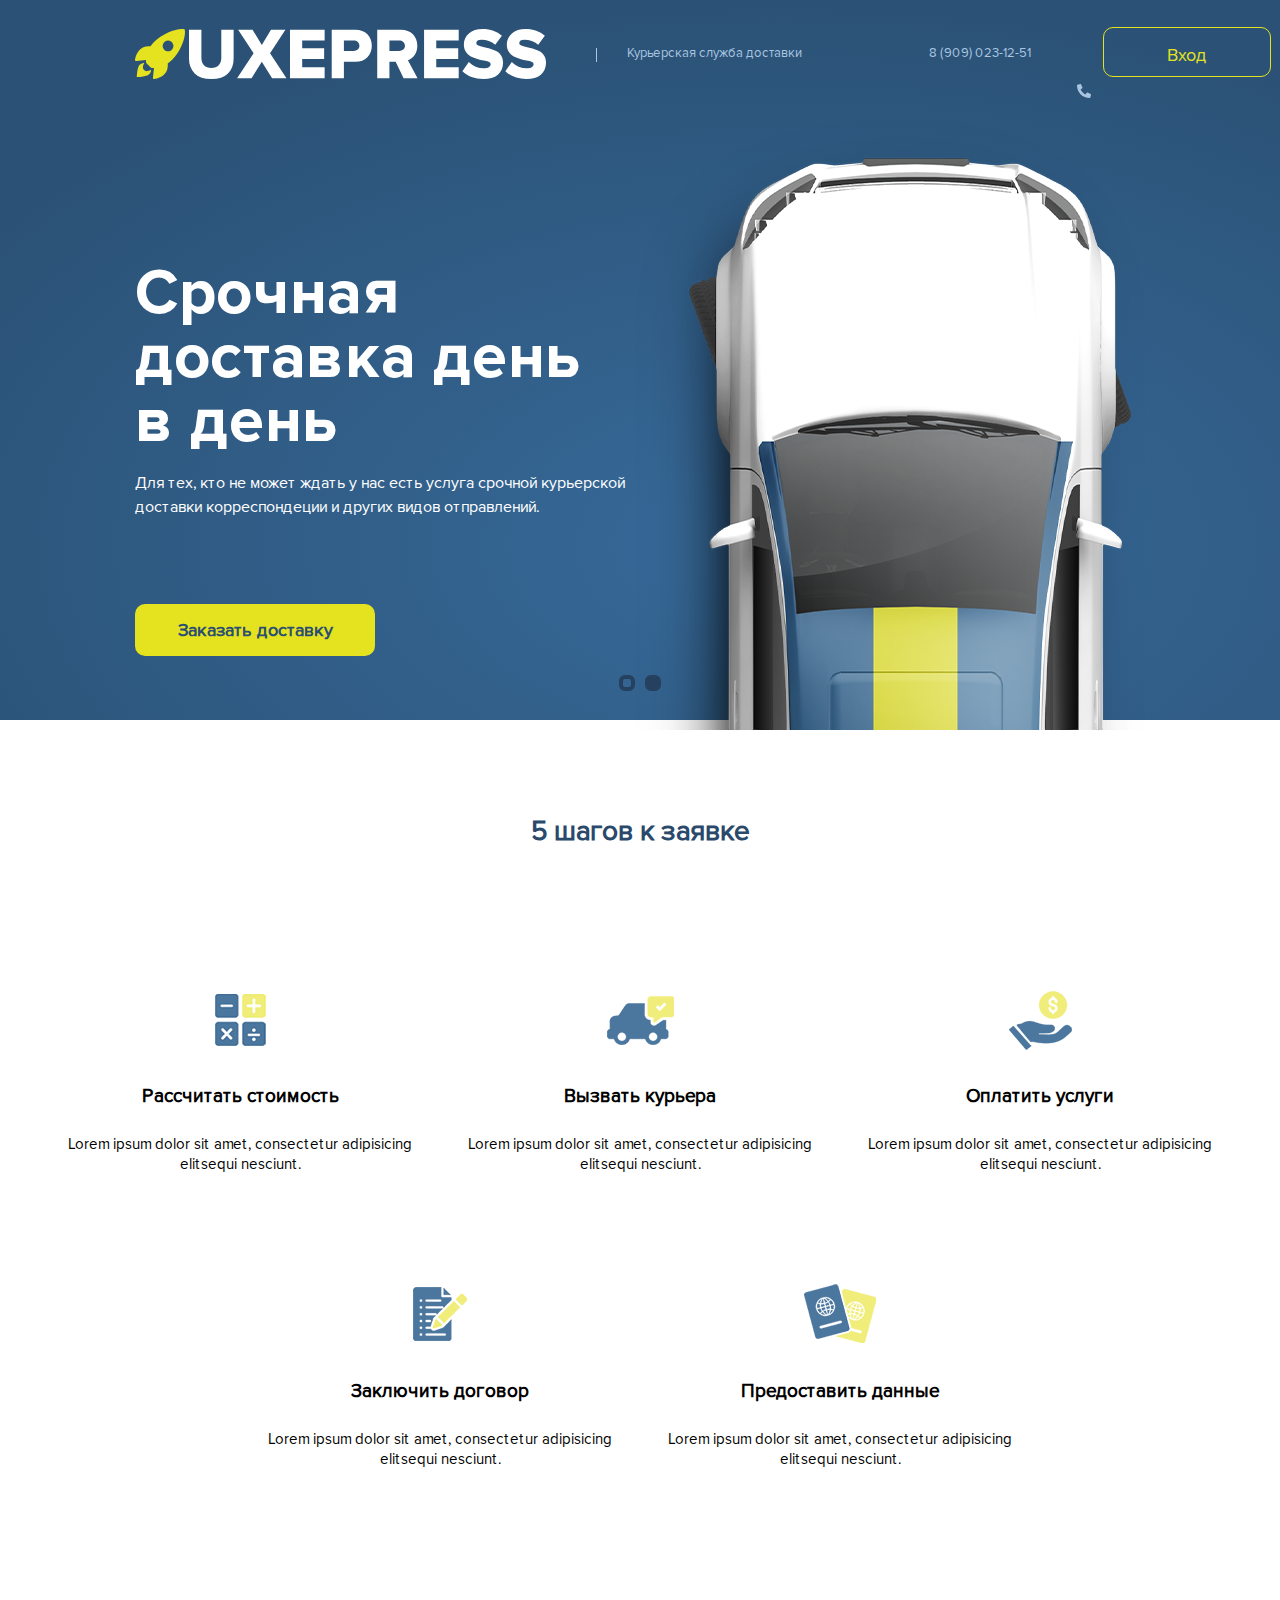
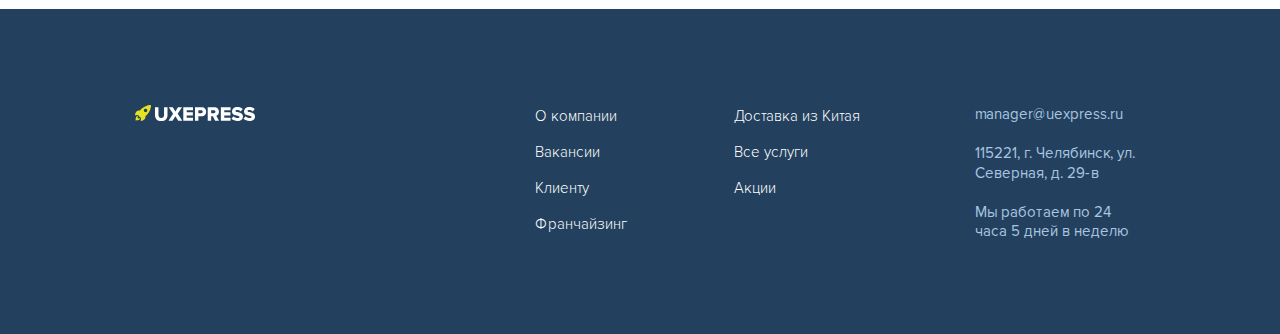
<file: index.html>
<!DOCTYPE html>
<html lang="en">
<head>
    <meta charset="UTF-8">
    <meta name="viewport" content="width=device-width, initial-scale=1.0">
    <meta http-equiv="X-UA-Compatible" content="ie=edge">
    <link rel="stylesheet" href="styles/landing.css">
    <link rel="stylesheet" href="styles/login.css">
    <link rel="stylesheet" href="styles/header.css">
    <link rel="stylesheet" href="styles/slider.css">
    <link rel="stylesheet" href="styles/footer.css">
    <title>Delivery</title>
    <script src="https://ajax.googleapis.com/ajax/libs/jquery/3.4.1/jquery.min.js"></script>
</head>
<body>
    <div id="landing-page">
        <div id="top__block">
                <header>
                    <div class= "header__container">
                        <div id="header__content">
                            <div id="header__right-block">
                                <div class="logo__block">
                                    <img class="rocket" src="images/rocket.svg" alt="rocket">
                                    <img class = "logo" src="images/logo.svg" alt="logo">
                                </div>
                                <div id="logo__description">
                                    <div class="line-in-header">
                                        <img src="images/Line.png" > 
                                    </div>
                                    <div id="descr__text">
                                        <p >Курьерская служба доставки</p>
                                    </div>                                    
                                </div>
                            </div>                         
                            <div id="header__left-block">
                                <div id="phone__block">
                                    <p class="number">8 (909) 023-12-51</p>        
                                    <img class="phone" src="images/phone.svg" alt="phone">
                                </div>
                                <div class="form__login" >
                                    <button class="login-btn">Вход</button>
                                </div>
                            </div>
                        </div>
                </header>                             
                <div id="slider">
                    <div id="viewport">
                        <ul id="slidewrapper">
                            <li class="slide">
                                <div id = "slide-1">
                                    <div class= "slide-1__img">
                                        <img  src="images/s1.png" alt="car">
                                    </div>
                                    <div class="slide-1__name" id= "head-in-slider">
                                        <p>Срочная доставка день в день</p>
                                    </div>
                                    <div class= "slide-1__descr" id = 'text'>
                                        <p>Для тех, кто не может ждать у нас есть услуга срочной курьерской доставки корреспондеции и других видов отправлений.</p>
                                    </div>
                                    <div class="slide__button-block">
                                        <button class='slide__button'>Заказать доставку</button>
                                    </div>
                                </div>
                            </li>
                            <li class="slide">
                                <div id = "slide-2">
                                    <div class = "slide-2__img" id= "file_in_slider" >
                                        <img src="images/s2.png" alt="document">
                                    </div>
                                    <div class= "slide-2__name" id= "head-in-slider">
                                        <p>Подписание договора за 1 час</p>                                
                                    </div>
                                    <div class="slide-2__descr" id = 'text'>
                                        <p>В течение часа наш курьер заберет вашу посылку и подпишет с Вами договор о предоставлении услуг.</p>
                                    </div>
                                    <div class="slide__button-block">
                                        <button class='slide__button'>Заказать доставку</button>
                                    </div>
                                </div>
                            </li>
                            <li class="slide">
                                <div id = "slide-1">
                                    <div class= "slide-1__img">
                                        <img  src="images/s1.png" alt="car">
                                    </div>
                                    <div class="slide-1__name" id= "head-in-slider">
                                        <p>Срочная доставка день в день</p>
                                    </div>
                                    <div class= "slide-1__descr" id = 'text'>
                                        <p>Для тех, кто не может ждать у нас есть услуга срочной курьерской доставки корреспондеции и других видов отправлений.</p>
                                    </div>
                                    <div class="slide__button-block">
                                        <button class='slide__button'>Заказать доставку</button>
                                    </div>
                                </div>
                            </li>
                        </ul>
                    </div>
                    <ul id="nav-buttons">
                        <li id="first" class="slide-nav-btn"></li>
                        <li id="second" class="slide-nav-btn"></li>
                    </ul>
                
                </div>
        </div>
    
        <div class = content >
            <div class= "body_title_block" >
                <h1 class="body_title" >5 шагов к заявке</h1>
            </div>
            
            <div class="body_block1">
                <div class="body_block_1_1 content__mini-block"  >
                    <img class="cost_img content__img" src="images/step1.png" alt="cost">
                    <p class="h_post"> Рассчитать стоимость</p>
                    <p class="post"> Lorem ipsum dolor sit amet, consectetur adipisicing elitsequi nesciunt.</p>
                </div>
            
                <div class="body_block_1_2 content__mini-block">
                    <img class="deliv_img content__img" src="images/step2.png" alt="delivery">
                    <p class="h_post">Вызвать курьера</p>
                    <p class="post">Lorem ipsum dolor sit amet, consectetur adipisicing elitsequi nesciunt.</p>
                </div>
                
                <div class="body_block_1_3 content__mini-block">
                    <img class="pay_img content__img" src="images/step3.png" alt="Pay">
                    <p class="h_post">Оплатить услуги</p>
                    <p class="post">Lorem ipsum dolor sit amet, consectetur adipisicing elitsequi nesciunt.</p>
                </div>
                <div class="body_block_2_1 content__mini-block">
                    <img class="contract_img content__img" src="images/step4.png" alt="Contract">
                    <p class="h_post">Заключить договор</p>
                    <p class="post">Lorem ipsum dolor sit amet, consectetur adipisicing elitsequi nesciunt.</p>
                </div>
    
                <div class="body_block_2_2 content__mini-block">
                    <img class="data_img content__img" src="images/step5.png" alt="Data">
                    <p class="h_post">Предоставить данные</p>
                    <p class="post">Lorem ipsum dolor sit amet, consectetur adipisicing elitsequi nesciunt.</p>
                </div>
            </div>          
            <div class="body_block2">            
            </div>
        </div>
    
        <footer>
            <div id="footer__container">
                <div id="footer__content">       
                    <div id="footer__info-block">
                        <div id="foooter__logo-block">
                            <img id="footer_rocket" src="images/rocket.svg" alt="rocket">
                            <img id="footer_logo" src="images/logo.svg" alt="logo">
                        </div>
                        <div class="footer__info-columns">
                            <div class= "info-column-1">
                                <a class="ft_link" href="">О компании</a> <br>
                                <a class="ft_link" href="">Вакансии</a><br>
                                <a class="ft_link" href="">Клиенту</a><br>
                                <a class="ft_link" href="">Франчайзинг</a>
                            </div>
                            <div class= "info-column-2">
                                    <a class="ft_link" href="">Доставка из Китая </a><br>
                                    <a class="ft_link" href="">Все услуги</a><br>
                                    <a class="ft_link" href="">Акции</a>    
                            </div>
                        </div>
                    </div>                
                    <div class="footer__contacts">
                        <p>manager@uexpress.ru</p>  <br>
                        <p>115221, г. Челябинск, ул. Северная, д. 29-в </p> <br>
                        <p>Мы работаем по 24 часа 5 дней в неделю</p> 
                    </div>
                </div>           
            </div>        
        </footer>
        <div class="modal__window">
            <div class="modal__window_wrap">
                <button class="close-btn"></button>
                <form action="" class="modal__window_form">
                    <h2 class="modal__window-title">Авторизация</h2>
                    <p class="modal__window-subtitle">Введите логин и пароль, чтобы войти в личный кабинет</p>
                    <div class="modal__window_form-input">
                        <input type="email" class="modal_window-input" placeholder="Логин">
                        <input type="password" class="modal_window-input" placeholder="Пароль">
                        <button type="submit" class="modal-btn">Войти</button>
                    </div>
                </form>
            </div>
        </div>
    </div>
        <script src="scripts/slider.js"></script>
        <script src="scripts/modalWindow.js"></script>
</body>
</html>
</file>
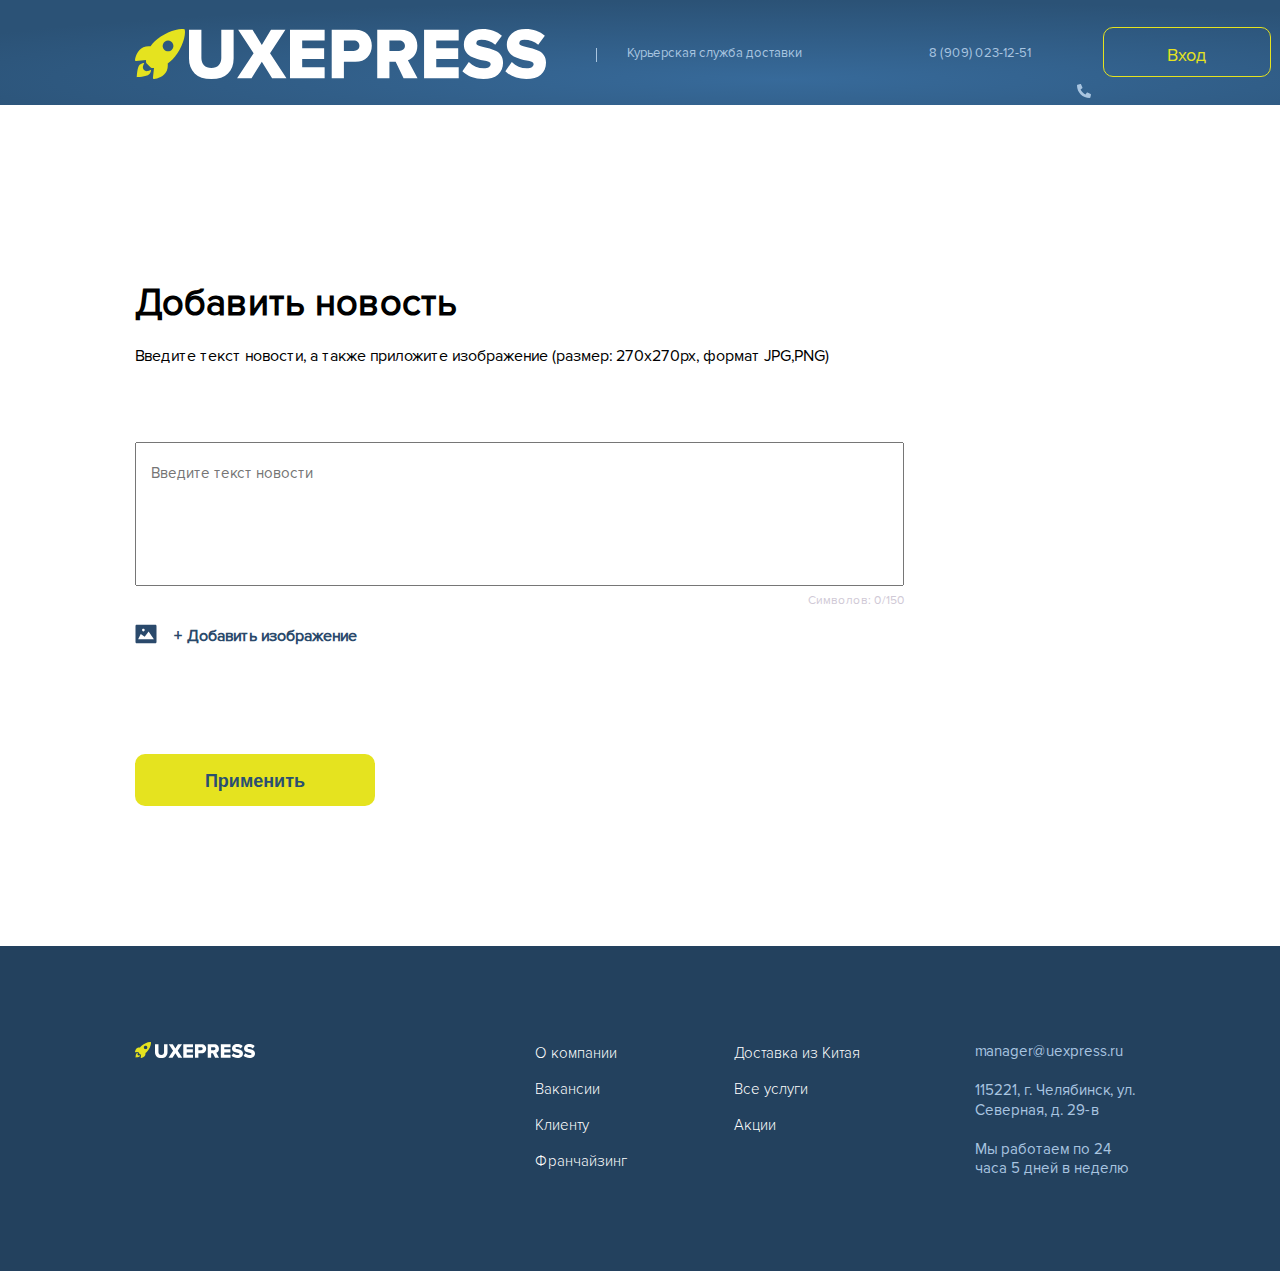
<file: admin_panel.html>
<!DOCTYPE html>
<html lang="en">
<head>
    <meta charset="UTF-8">
    <meta name="viewport" content="width=device-width, initial-scale=1.0">
    <meta http-equiv="X-UA-Compatible" content="ie=edge">
    <link rel="stylesheet" href="styles/login.css">
    <link rel="stylesheet" href="styles/header.css">
    <link rel="stylesheet" href="styles/add_news.css">
    <link rel="stylesheet" href="styles/footer.css">
    <title>Admin Panel</title>
    <script src="https://ajax.googleapis.com/ajax/libs/jquery/3.4.1/jquery.min.js"></script>   
</head>
<body>
<div class = "top__block">
    <header>
        <div class= "header__container">
            <div id="header__content">
                <div id="header__right-block">
                    <div class="logo__block">
                        <img class="rocket" src="images/rocket.svg" alt="rocket">
                        <img class = "logo" src="images/logo.svg" alt="logo">
                    </div>
                    <div id="logo__description">
                        <div class="line-in-header">
                            <img src="images/Line.png" > 
                        </div>
                        <div id="descr__text">
                            <p >Курьерская служба доставки</p>
                        </div>                                    
                    </div>
                </div>       
                <div id="header__left-block">
                    <div id="phone__block">
                        <p class="number">8 (909) 023-12-51</p>        
                        <img class="phone" src="images/phone.svg" alt="phone">
                    </div>
                    <div class="form__login" >
                        <button class="login-btn">Вход</button>                            
                    </div>
                </div>
            </div>
    </header>
</div>
    </div>
        <div class="admin__content">
            <div class= "admin__content__text">
                <div id="admin__content__name">Добавить новость</div>
                <div class="admin__content__description">
                    Введите текст новости, а также приложите изображение (размер: 270х270px, формат JPG,PNG)
                </div>
            </div>
            <div class = "input-container">
                <div class="input-container__text">
                    <textarea id="news-text" class="input-container__news-text" placeholder="Введите текст новости" 
                        maxlength="150" ></textarea>
                    <div class="input-container__symbols-counter">
                        <div  class="input-container__curr-char">
                            <span>Символов: <span  id = "currChar">0</span>/150</span>
                        </div>
                    </div>
                </div>
                <form action="#">
                    <div class="input-container__container">
                        <div class="input-container__preview">
                                <div class="input-container__visible-part">
                                    <div class="input-container__add-img">
                                        <img class="input-container__img" src="images/Shape.svg" alt="shape">
                                        <label class="input-container__label">
                                            <span id ="input-container__input-title" class="input-container__input-title">
                                                + Добавить изображение</span>
                                            <input id = 'input-container' class="input-container__input-image"  type="file" required>
                                        </label>
                                    </div>
                                    <div class = 'flex-mobile input-container__adding-block'>
                                        <span id = "img-wrap" class="input-container__img-wrap">                          
                                        </span>
                                        <p id = "file-name" class="input-container__file-name"> text</p>
                                        <a href="" onclick="return false;">
                                            <img id="revoke-btn" src="images/exit.PNG" alt="" class="input-container__revoke">
                                        </a>
                                    </div>
                                </div>                          
                        </div>
                        <div class="submit-button">
                            <button class="submit-button__btn" id = "submit-button" type="submit">
                                <p class="submit-button__text ">Применить</p>
                            </button>                                
                        </div>
                    </div>
                </form>
            </div>
        </div>

        <footer >
            <div id="footer__container">
                <div id="footer__content">
               
                    <div id="footer__info-block">
                        <div id="foooter__logo-block">
                            <img id="footer_rocket" src="images/rocket.svg" alt="rocket">
                            <img id="footer_logo" src="images/logo.svg" alt="logo">
                        </div>
                        <div class="footer__info-columns">
                            <div class= "info-column-1">
                                <a class="ft_link" href="">О компании</a> <br>
                                <a class="ft_link" href="">Вакансии</a><br>
                                <a class="ft_link" href="">Клиенту</a><br>
                                <a class="ft_link" href="">Франчайзинг</a>
                            </div>
                            <div class= "info-column-2">
                                <a class="ft_link" href="">Доставка из Китая </a><br>
                                <a class="ft_link" href="">Все услуги</a><br>
                                <a class="ft_link" href="">Акции</a>    
                            </div>
                        </div>
                    </div>
                    
                    <div class="footer__contacts">
                        <p>manager@uexpress.ru</p>  <br>
                        <p>115221, г. Челябинск, ул. Северная, д. 29-в </p> <br>
                        <p>Мы работаем по 24 часа 5 дней в неделю</p> 
                    </div>
                </div>             
            </div>       
        </footer>
            <div class="modal__window">
                <div class="modal__window_wrap">
                    <button class="close-btn"></button>
                    <form action="" class="modal__window_form">
                        <h2 class="modal__window-title">Авторизация</h2>
                        <p class="modal__window-subtitle">Введите логин и пароль, чтобы войти в личный кабинет</p>
                        <div class="modal__window_form-input">
                            <input type="email" class="modal_window-input" placeholder="Логин">
                            <input type="password" class="modal_window-input" placeholder="Пароль">
                            <button type="submit" class="modal-btn">Войти</button>
                        </div>
                    </form>
                </div>
            </div>
        </div>   
    <script src="scripts/slider.js"></script>
    <script src="scripts/modalWindow.js"></script>
    <script src="scripts/validateform.js"></script>
</body>
</html>
</file>
<file: styles/landing.css>
@import url('../fonts/stylesheet.css');

body{
    font-family: 'proxima-nova-regular';
    margin: 0%;
    padding: 0%;  
    min-width: 1170px;  
    margin-left: auto;
    margin-right: auto;

}
button{
    border-color: rgba(0,0,0,0);
}

#top__block{
    height: 720px;
    background: radial-gradient(75.49% 75.49% at 61.01% 75.77%, #376A9A 0%, #2B5276 100%);
}

.content{ 
    display: inline-block;
    margin: 0%;
    font-family: "proxima-nova-regular";
    display: flex;
    flex-direction: column;
    
}
.body_title_block{
    align-self: center;
    padding-bottom: 68px;
    padding-top: 94px;
    text-align: center;
}
.body_title{
    display: inline;
    font-size: 28px;
    margin: 0%;
    text-align: center;
    color: #2A496B;  
}

.body_block1{
    flex-flow: wrap;
    align-self: center;
    width: 1200px;
    display: flex;    
    text-align: center;
    justify-content: center;
}

.body_block_1_1{
    display: inline-block;
}
.cost_img{
    position: relative;
    padding: 78px 159px 36px 159px;
}
.content__mini-block{
    width: 370px;
    margin-bottom: 35px;
}

.body_block_1_2{
    display: inline-block;
    padding: 0;
    margin-left: 30px;
    margin-right: 30px;
}
.deliv_img{
    position: relative;
    padding: 80px 151px 37px 151px;
}

.body_block_1_3{
    display: inline-block;
}
.pay_img{
    position: relative;
    padding: 75px 153px 32px 153px;
}

.body_block2{
    display: inline-block;
    width: 100%;
    text-align: center;
    padding-top: 100px;
    padding-bottom: 5px;
}

.body_block_2_1{
    display: inline-block;
    padding-right: 30px;
}
.contract_img{
    position: relative;
    padding: 78px 158px 36px 158px;
}

.body_block_2_2{
    display: inline-block;
}
.data_img{
    position: relative;
    padding: 75px 149px 34px 149px;
}

.h_post {
    font-size: 19px;
    font-weight: 600;
    color: #000000;
    text-align: center;
    line-height: 19px;
    width: 370px;
    margin: 0px;

}
.post{
    font-size: 15px;
    color: #000000;
    text-align: center;
    line-height: 20px;
    width: 370px;
    padding-top: 28px;
}

@media (max-width: 768px){

#landing-page{
    width: 768px;
    
}
body{
    width: 768px;
    min-width: 400px;
}
.content{
    width: 768px;
}
.body_block1{
    width: 768px;

}
.content__mini-block{
    width: 370px;
    margin: 0px;
}
.body_block_2_1{
    padding-right: 0px;
}
.content__img{
padding: 0px;
padding-top: 80px;
padding-bottom: 35px;
}
.post{
    margin-bottom: 34px;
}
.h_post{
    letter-spacing: 0.6px;
}
.pay_img{
    padding-bottom: 30px;
}
.data_img{
    padding-top: 50px;
}
.body_block2{
    padding-top: 5px;
    padding-bottom: 55px;
}
}

@media (max-width: 425px){
    #landing-page{
        width: 100%;        
    }
    .content{
        width: 100%;
    }
    .body_title_block{
        margin-bottom: 50px;
    }
    .body_block1{
        width: 100%;
    }
    .body_block2{
        margin-bottom: 5px;
    }
    .post{
        width: 370px;
        margin-bottom: 35px;
    }
    body{
        width: 100%;
        min-width: 320px;
        padding: 0%;
        margin: 0%;
    }
    #top__block{
        width: 100%;
    }
    .content__img{
        padding-left: 0px;
        padding-right: 0px;
        padding-top: 30px;
    }
    .content__mini-block{
        width: 96%;

    }
    .h_post{
        width: 96%;
    } 
}
</file>
<file: styles/login.css>
@import url('../fonts/stylesheet.css');

.modal__window{
    position: fixed;
    display: none;
    top: 0;
    left: 0;
    width: 100%;
    height: 100%;
    background-color: rgba(0, 0, 0, 0.8);
    z-index: 2;
}

.modal__window--active{
    display: flex;
    justify-content: center;
    align-items: center;
}

.modal__window_wrap{
    padding: 66px 68px 62px 69px;
    width: 430px;
    height: 350px;
    position: relative;
    background-color: #ffffff;
    border-radius: 6px;
    color: #000000;
}

.close-btn{
    width: 25.5px;
    height: 25.5px;
    position: absolute;
    top: 30px;
    right: 30px;
    background: center/ contain no-repeat url(../images/exit.PNG);
    border: none;
    outline: none;
    cursor: pointer;
}

.modal__window-title{
    margin: 0;
    font-family: 'proxima-nova-bold';
    font-size: 38px;
    line-height: 46px;
    margin-bottom: 18px;
}

.modal__window-subtitle{
    margin: 0;
    font-family: 'proxima-nova-regular';
    font-size: 16px;
    line-height: 24px;
    margin-bottom: 48px;
}

.modal_window-input{
    display: block;
    margin-bottom: 8px;
    padding: 14px 16px;
    width: 92%;
    height: 20px;
    background: transparent;
    border: 1px solid #23415E;
    border-radius: 6px;
    font-family: 'proxima-nova-regular';
    font-size: 15px;
    line-height: 20px;
    color: #000000;
    outline: none;
}

.modal-btn{
    margin: 0;
    margin-top: 40px;
    width: 100%;
    height: 52px;
    background-color: #E5E31F;
    border: none;
    border-radius: 10px;
    color: #2A4F71;
    font-family: 'proxima-nova-semibold';
    font-size: 18px;
    line-height: 22px;
    outline: none;
    cursor: pointer;
}

@media(max-width: 376px){
    .modal__window_wrap{
        padding: 50% 15px;
        width: 100%;
        height: 100%;
    }
    .close-btn{
        top: 40px;
        right: 21px;
    }
    .modal__window-subtitle{
        margin-bottom: 24px;
        width: 345px;
    }
}
</file>
<file: styles/header.css>
@import url('../fonts/stylesheet.css');

header{ 
    float: left;
    width: 100%;
    height: 106px;
} 

#header__content{
    padding-top: 27px;
    font-family: 'proxima-nova-regular';
    padding-left: 135px;
    padding-right: 135px;
    display: flex;
    justify-content: space-between;
}
#header__right-block{  
    display: flex;
}

.logo__block{
    display: flex;
    padding-top: 2px;
    height: 50px;
}
.rocket{
    float: left;
    padding-right: 4px;
}

.logo{
    float: left;
}

#logo__description{
    display: flex;
    padding-left: 50px;
    padding-top: 16px;
}
.line-in-header{
    display: inline-block;
    padding-top: 4px;
}

#descr__text{
    display: inline;
    padding-left: 30px;
    width: 300px;
    height: 21px;
    line-height: 21px;
    font-size: 13px;
    color: #A9C5E0;
}

#header__left-block{
    display: flex;
    float: right;
}
#phone__block{
    padding-top: 1px;
}
.number{
    float: right;
    font-size: 13px;
    line-height: 24px;
    align-items: center;
    padding-top: 13px;
    padding-right: 28px;
    width: 146px;
    color: #A9C5E0;
}

.phone{
    float: right ;
    padding-top: 19px ;
    padding-right: 12px;
}
.form__login{
    width: 170px;
    height: 52px;
    box-sizing: border-box;
    float: right;
}
.login-btn{
	border: 1px solid;
	border-color: #E5E31F;
    color: #E5E31F;
    font-family: 'proxima-nova-regular';
    background-color:inherit;
	border-radius: 10px;
	font-size: 18px;
	width: 168px;
	height: 50px;
	text-decoration: none;
	display: inline-block;
	font-size: 18px;
	text-align: center;
    line-height: 52px;
    outline: none;
    cursor: pointer;
}

@media(max-width: 768px){

    #header__content{
        width: 90%;
        padding-left: 15px;
        padding-right: 10px;
        margin-right: 0px;
    }
    #header__left-block{
        flex-direction: column-reverse;
        padding-left: 68px;
    }
    #phone__block{
        padding-top: 17.5px;
        padding-left: 0px;
    }
    .number{
        padding-right: 0px;
        margin-right: -46.5px;
    }
    .phone{
        padding-right: 6px;
    }
}
@media(max-width: 425px){

    #logo__description{
        display: none;
    }
    #header__left-block{
        padding-right: 15px;
        padding-left: 0px;
    }
    #phone__block{
        display: none;
    }
    #header__content{
        width:96%;
    }
}
</file>
<file: styles/slider.css>
@import url('../fonts/stylesheet.css');

#slider{
    font-family: 'proxima-nova-regular';
}
#viewport {
    height: 600px;
    display: table;
    position: relative;
    overflow: hidden;
    user-select: none;
}

#slidewrapper {
    position: relative;
    width: calc(100% * 3);
    float: left;
    margin: 0%;
    padding: 0;

}

#slidewrapper ul, #slidewrapper li {
    margin: 0;
    padding: 0;
}

#slidewrapper li {
    float: left;
    width: calc(100%/3);
    list-style: none;
    display: inline;
}

.slide {   
    width: 100%;
}

.slide-1__img {
    float: right;
    display: inline-block;
    height: 602px;
}

p {
    margin: 0%;
}
#slide-1{
    display: block;
    padding-left: 135px;
    padding-right: 135px;
    padding-top: 12px;
}
.slide-1__name{
    font-family: "proxima-nova-bold";
    margin: 0%;
    font-size: 64px;
    color: #FFFFFF;
    line-height: 64px;
    width: 660px;
    font-weight: 700;
    padding-top: 143px;
    letter-spacing: 0.7px;
}
.slide-1__descr{
    font-size: 16px;
    width: 560px;
    line-height: 24px;
    color: #FFFFFF;
    margin: 0;
    padding-top: 18px;

}
.slide__button-block{ 
    padding-top: 85px;
}
.slide__button{
    font-family: "proxima-nova-regular";
    width: 240px;
    height: 52px;
    border-color: transparent;
    border-radius: 10px;
    background: #E5E31F;
    color: #2A4F71;
    float: left;
    font-size: 18px;
    font-weight: 700;
    line-height: 22px;
}

#slide-2{
    display: block;
    padding-left: 135px;
    padding-top: 49px;

} 
.slide-2__img{
    float: right;
    display: inline-block;
    padding-right: 50px;
}
.slide-2__name{
    font-family: "proxima-nova-bold";
    font-size: 64px;
    width: 660px;
    line-height: 64px;
    font-weight: 700;
    color: #FFFFFF;
    padding-top: 110px;
}
.slide-2__descr{
    width: 580px;
    font-size: 16px;
    line-height: 24px;
    color: #FFFFFF;
    height: 48px;
    padding-top: 18px;
}

#nav-buttons {
    position: absolute;
    width: 100%;
    top: 672px;
    padding: 0;
    margin: 0;
    text-align: center;
}

.slide-nav-btn {
    position: relative;
    display: inline-block;
    list-style: none;
    width: 8px;
    height: 8px;
    background-color: #264160;
    border: 4px solid #264160;
    border-radius: 6px;
    margin: 3px;
}

.slide-nav-btn:hover {
    cursor: pointer;
    background-color: #346491;
}

@media (max-width: 768px){

#slide-1{
    padding-left: 15px;
    width: 738px;
}
.slide{
    width: 100%;
}
#slide-2{
    padding-left: 16px;
    padding-top: 47px;
    width: 738px;
}
.slide-2__name{
    width: 580px;
    letter-spacing: 1.6px;
}

.slide-2__descr{
    width: 470px;
}
.slide-1__img{
    display: none;
}
.slide-2__img{
    display: none;
}
.slide{
    min-width: 600px;
    width: 100%;
    max-width: 768px;
    align-self: center;
}
.slide__button{
    display: none;
}
}

@media (max-width: 425px){

    .slide-1__name{
        padding-top: 110px;
        letter-spacing: 0.5px;
    }

    .slide-2__name{
        padding-top: 74px;
        letter-spacing: 0.9px;
    }

    .slide-1__descr{
        padding-top: 36px;
        max-width: 353px;
    }

    .slide-2__descr{
        padding-top: 36px;
        margin-bottom: 24px;
    }

    #slide-2{
        padding-left: 15px;
    }
    
    #slide-1{
        padding-left: 15px;
        width: 100%;
    }
    #text{
        width: 100%;
    }
    #head-in-slider{
        width: 100vw;
        font-size: 38px;
        line-height: 46px;
    }

    .slide__button-block{
        padding-top: 64px;
    }
    .slide__button{
        display: block;
        width: 350px;
    }
    .slide-1__img{
        display: none;
    }
    .slide{
        min-width: 320px;
        width: 100%;
        max-width: 375px;
        align-self: center;
    }
    #slide-2{
        width: 95%;
    }
    #slide-1{
        width: 95%;
    }
}
</file>
<file: styles/footer.css>
@import url('../fonts/stylesheet.css');


#footer__content{
    display: flex;
    justify-content: space-between;
    padding-top: 89px;
    padding-left: 135px;
    padding-right: 135px;
    padding-bottom: 87px;
}
#footer__container{
    background-color:  #23415E;
}
#foooter__logo-block{
    display: block;
    padding-top: 7px;
    padding-bottom: 121px;
    float: left;
}
#footer__info-block{
    width: 800px;
    display: flex;
    justify-content: space-between;
}

.footer__info-columns{
    width: 400px;
}
.ft_link{
    text-decoration: none;
    font-family: 'proxima-nova-light';
    font-weight: 300;
    font-size: 15px;
    line-height: 36px;
    color: #ffffff;
}

.info-column-1{
    display: inline-block;
    width: 170px;
    height: 144px;

}
.info-column-2{
    vertical-align: top ;
    display: inline-block;
    width: 170px;
    height: 108px;
    padding-left: 25px;
}
.footer__contacts{
    display: inline-block;
    float: right;
    width: 170px;
    height: 120px;  
    padding-top: 7px;
    font-size: 15px;
    line-height: 19.5px;
    color: #A9C5E0;
}
footer p{
    margin: 0%;
}

@media(max-width: 768px){
    #footer__content{
        padding-right: 0px;
        padding-left: 0px;
        padding-bottom: 96px;
        width: 100%;
        flex-direction: column;
    }
    .footer__contacts{
        padding-top: 91px;
        align-self: center;
        padding-right: 65px;
    }
    #footer__info-block{
        width: 650px;
        justify-content: none;
        padding-left: 14px;
        /* padding-right: 240px; */
    }
}
@media(max-width: 425px){

    #footer__info-block{
        flex-direction: column;
        width: 100%;
    }
    #foooter__logo-block{
        padding-bottom: 60px;
        padding-right: 0px;
    }
    .footer__contacts{
        padding-top: 64px;
        align-self: flex-start;
        padding-left: 15px;
    }
    #footer__content{
        width: 96%;
        padding-left:0;
        padding-bottom: 96px;
        padding-right: 0px;
        flex-direction: column;
    }
    .footer__info-columns{
        width: 96%;
    }
    .info-column-2{
        width: 150px;
        padding-left: 20px;
    }
    .info-column-1{
        width: 120px;
    }
    .authorization__exit{
        width: 0px;
    }
    #footer__container{
        width: 100%;
    }
}
@media (max-width: 330px){
    .info-column-2{
        padding-left: 0px;
    }
    #footer__content{
        width: 95.3%;
    }
}
</file>
<file: styles/add_news.css>
p{
    margin: 0%;
}
body{
    font-family: 'proxima-nova-regular';
    margin: 0%;
    padding: 0%; 
    margin-left: auto;
    margin-right: auto;
    width: 100vw;   
}
textarea{
    font-family: 'proxima-nova-regular';
}
button{
    border-color: rgba(0,0,0,0);
}

.top__block{
    height: 105px ;
    background: radial-gradient(75.49% 75.49% at 61.01% 75.77%, #376A9A 0%, #2B5276 100%);
}

.admin__content{
    flex-direction: column;
    padding-left: 135px;
    height: 840px;
    display: flex;
}

.admin__content__text{
    padding-top: 174px;
    font-style: normal;
    font-weight: 800;
    font-size: 38px;
    line-height: 46px;

}

.admin__content__name{
    font-family: 'proxima-nova-bold';
}
.admin__content__description{
    padding-top: 18px;
    font-style: normal;
    font-weight: normal;
    font-size: 16px;
    line-height: 24px;
}

.input-container{
    padding-top: 74px;
}

.input-container__news-text{
    resize: none;
    display: flex;
    width: 750px;
    height: 120px;
    align-content: flex-start;
    padding-left: 15px;
    padding-top: 20px;
    font-style: normal;
    font-weight: normal;
    font-size: 15px;
    line-height: 20px;
}
.input-container__symbols-counter{
    display: flex;
    width: 770px;
    height: 33px;
    padding-top: 5px;
    flex-direction: column;
    align-items: flex-end;
    
}
.input-container__curr-char{
    color: #D0C9D6;
    font-style: normal;
    font-weight: normal;
    font-size: 12px;
    line-height: 20px;
}
.input-container__add-img{
    display: flex;
}
.input-container__input-image{
    display: none;
}

.input-container__container{
    display: flex;
    flex-direction: column;
    align-content: space-between;
}
.input-container__preview{
    display: flex;
    height: 34px;
}
    .input-container__label{
        width: 278px;
    }

.input-container__adding-block{
display: flex;
align-items:center;
padding-bottom: 8px;
}

#preview-img{
max-height: 34px;
max-width: 34px;
}
.input-container__revoke{
    height: 18px;
    padding-top: 3px;
    padding-left: 5px;
}
#revoke-btn{
    display: none;
}
.input-container__input-title{
    padding-left: 17px;
    font-style: normal;
    font-weight: 600;
    font-size: 16px;
    line-height: 24px;
    color: #2A496B;
}

.input-container__img{
    align-self: start;
}
.input-container__file-name{
    align-self: start ;
    display:none;
    color: black;
    padding-left: 35px;
}

.submit-button{
    padding-top: 96px;
}

.submit-button__btn{
    width: 240px;
    height: 52px;
    left: 135px;
    top: 754px;
    display: flex;
    flex-direction:column ;
    align-items: center;
    text-align: center;
    background: #E5E31F;
    border-radius: 10px;
    color: #2A4F71;
}

.submit-button__text{
    padding-top: 13px;
    font-style: normal;
    font-weight: 600;
    font-size: 18px;
    line-height: 22px;
    margin: 0%;
    /* identical to box height */
    display: flex;
}

    .authorization__button{
        margin: 0%;
        justify-content: center;
        display: flex;
        width: 430px;
        height: 52px;
        
        background: #E5E31F;
        border-radius: 10px;
        font-weight: 600;
        font-size: 18px;
        color: #2A4F71;
    }


    .input-container__visible-part{
        display: flex;
    }


@media (max-width: 768px){
    #header__content{
        width:97.5%;
    }
    #header__left-block{
     flex-direction: row;
     width: 400px;
     padding-right:12px;
     justify-content:space-between;
     align-content: center;
    }
    #phone__block {
    padding-left:40px;
    padding-top:0;
}
    #logo__description {
    display: none;
}
    .admin__content{
        padding-left: 15px;       
    }
    #news-text{
        width: 715px;
    }
    .input-container__symbols-counter{
        width:715px;
        height:22px;
    }
    .input-container__preview{
        width: 715px;
    }
    .input-container__label{
        width: 250px;
    }
    .input-container__adding-block{
        padding-left: 28px;
        padding-top: 9px;
        padding-bottom: 5px;
    }
    .input-container__file-name{
        padding-bottom: 2px;
    }
    .submit-button {
    padding-top: 106px;
}
    .input-container__visible-part{
    display: flex;
    padding-top: 3px;
    width: 100%;
    }
    .input-container__add-img{
        padding-top: 6px;
    }
    
}
    
@media (max-width: 425px){
    #header__content{
        width: 90%;
        min-width: 300px;
        padding-right: 0px;
    }

#header__right-block {
    width: 300px;
    margin-right: 10px;
}
#header__left-block{
    padding-left: 45px;
}
.admin__content__text {
    padding-top: 96px;
    font-size: 30px;
}
    .text{
        width: 90%;
    }
    .admin__content{
        padding-left: 15px;
        height: 710px;
    }
    #news-text{
        width :90%;
    }
    .input-container {
    padding-top: 26px;
}
    .input-container__symbols-counter{
        width: 96%;
height: 18px;
    }
    .submit-button{
        padding-top: 94px;
    }
    .input-container__preview{
        width: 90%;
    }
    .input-container__visible-part{
        display: flex;
        flex-direction: column;
    }
    .input-container__input-title{
        width: 300px;
        padding-right: 0px;
    }
    .input-container__img-wrap{
        margin-right: 30px;
        width: 50px;
        display: flex;
    }
    .flex-mobile{
        display: flex;
        padding-top: 28px;
        padding-left: 0px;
    }
    .authorization__button{
        width: 90%;
    }
    #file-name{
        width: 300px;
        padding-left: 0px;
        padding-top: 9px;
    }
}
</file>
